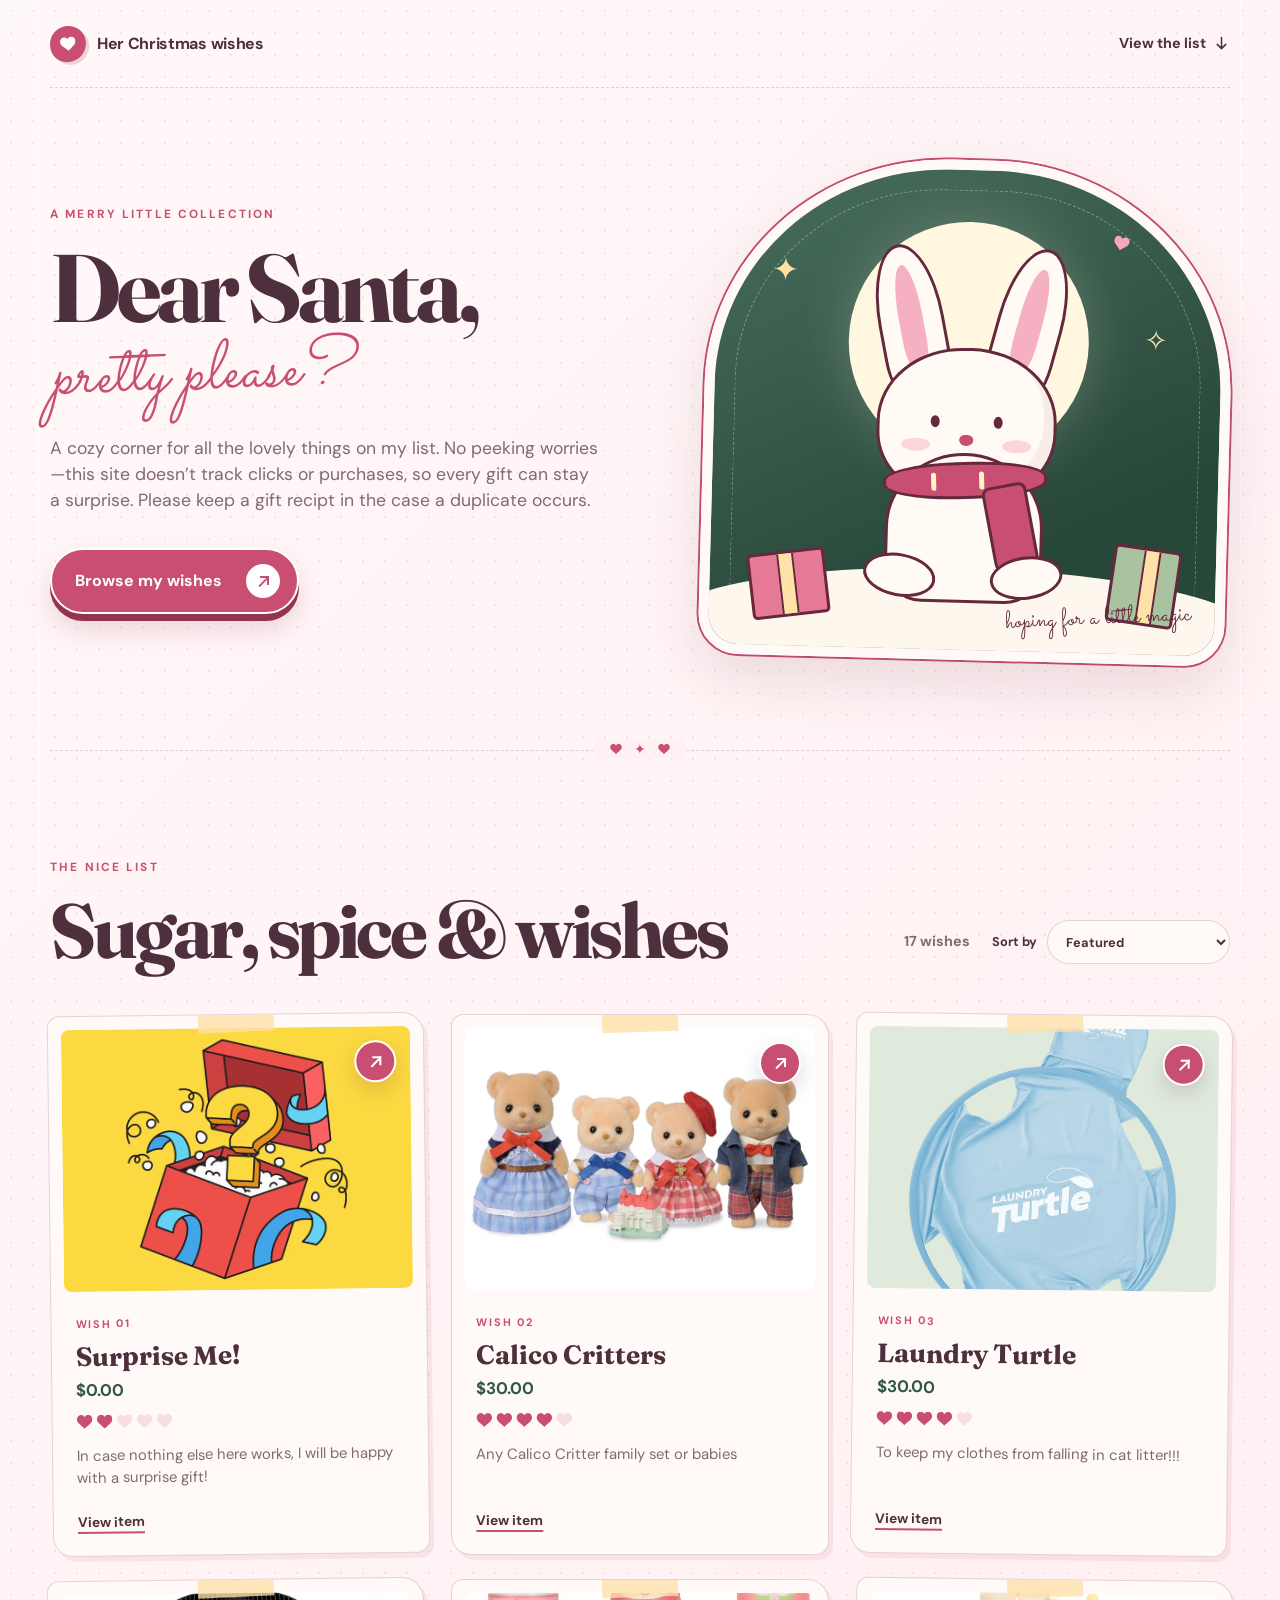
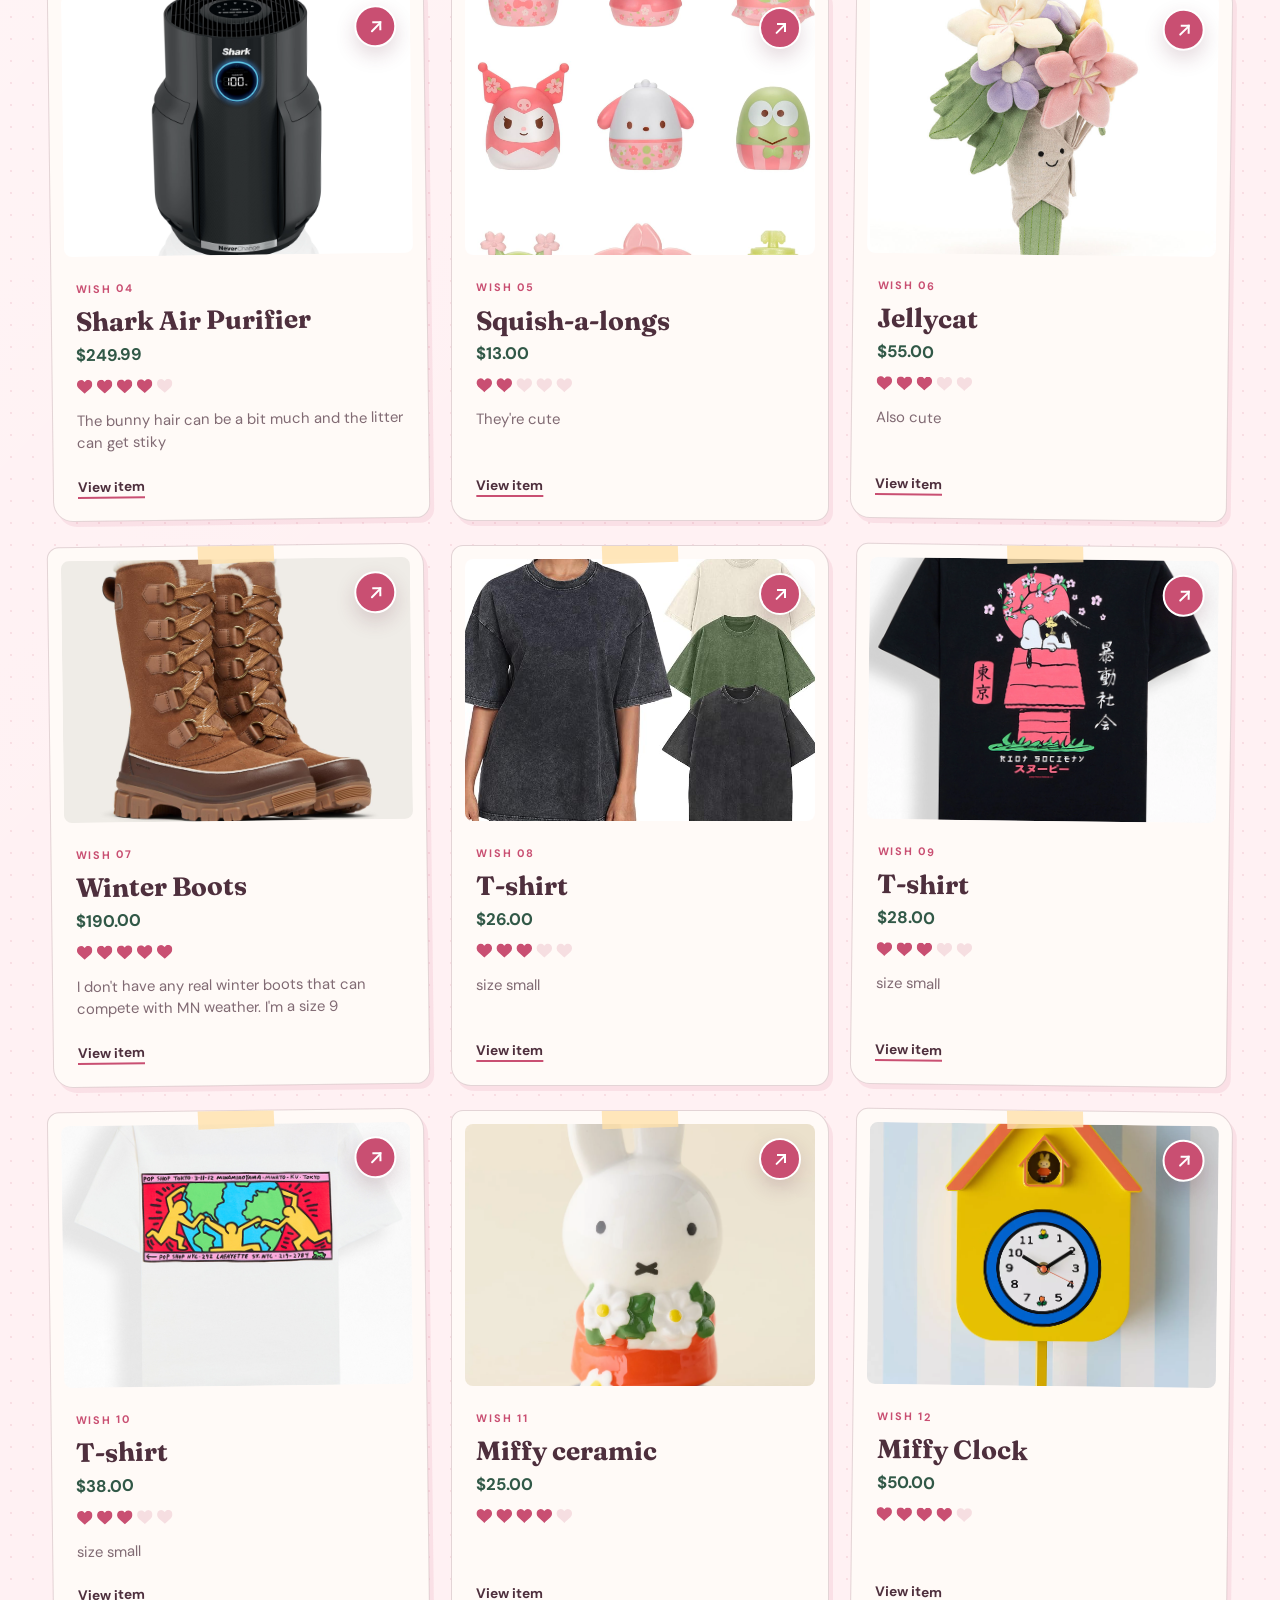
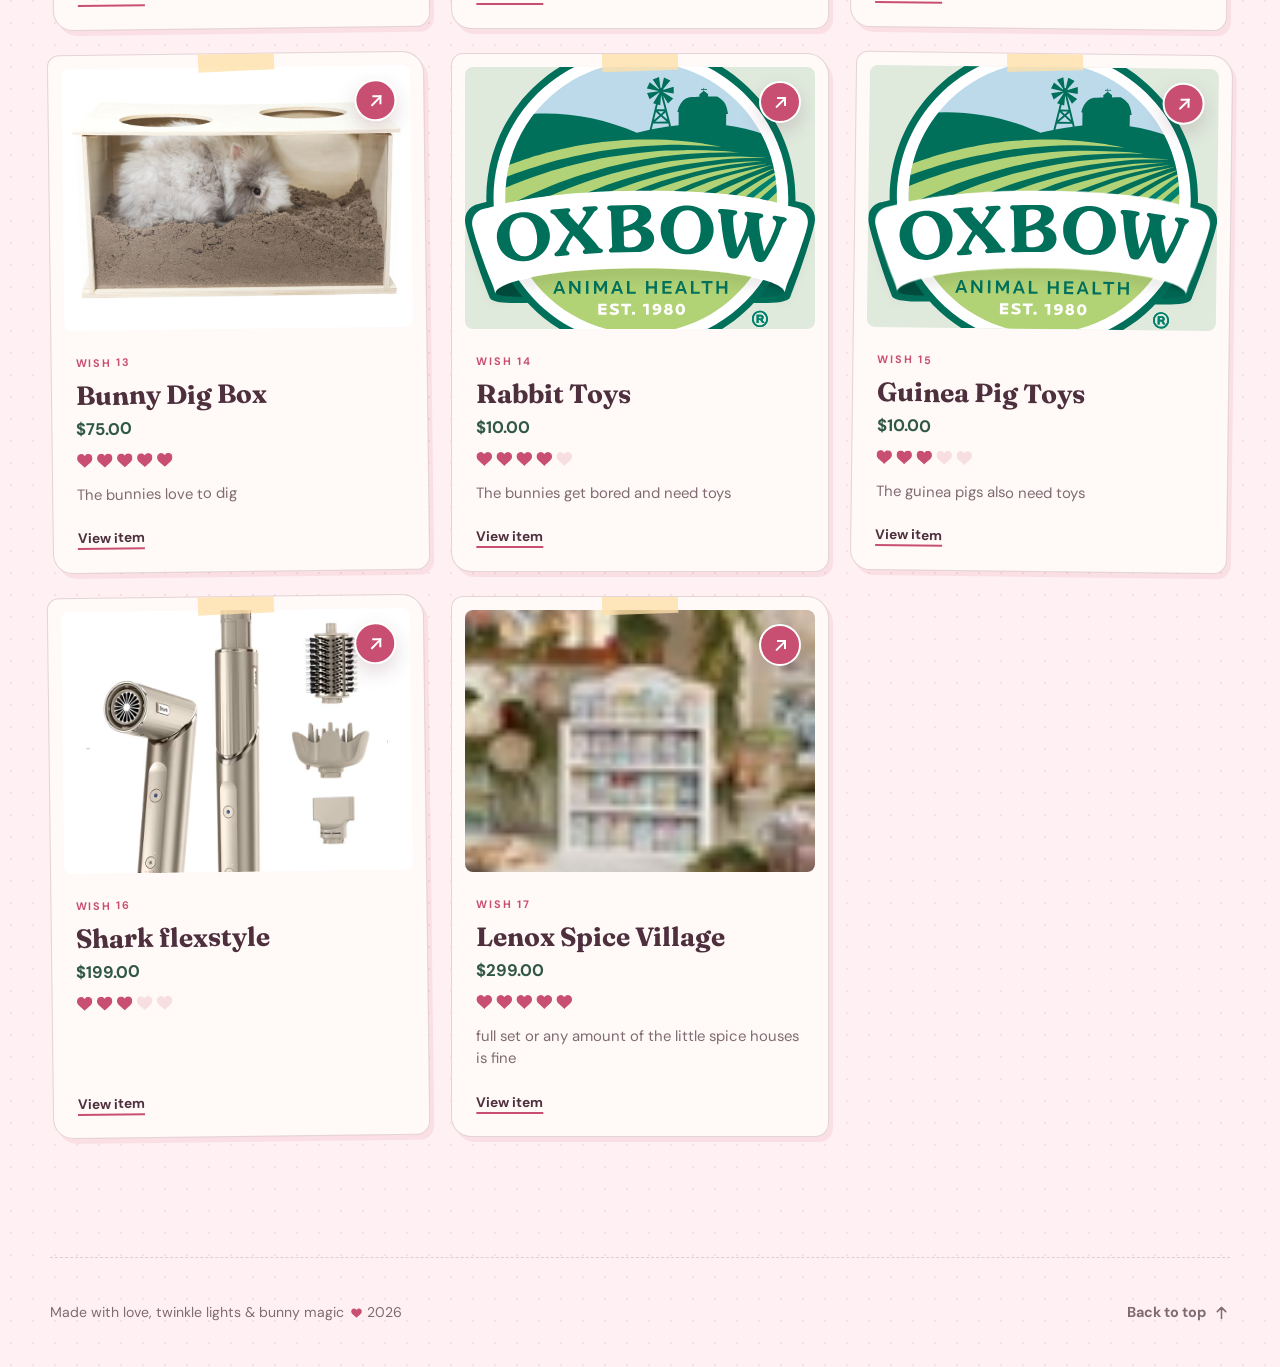
<file: index.html>
<!doctype html>
<html lang="en">
  <head>
    <meta charset="UTF-8" />
    <meta name="viewport" content="width=device-width, initial-scale=1.0" />
    <meta
      name="description"
      content="A festive, easy-to-browse Christmas wishlist."
    />
    <meta name="theme-color" content="#fff1f3" />
    <title>Her Christmas Wishlist</title>
    <link rel="preconnect" href="https://fonts.googleapis.com" />
    <link rel="preconnect" href="https://fonts.gstatic.com" crossorigin />
    <link
      href="https://fonts.googleapis.com/css2?family=DM+Sans:wght@400;500;600;700&family=Fraunces:opsz,wght@9..144,600;9..144,700&family=Sacramento&display=swap"
      rel="stylesheet"
    />
    <link rel="stylesheet" href="styles.css" />
  </head>
  <body>
    <div class="snowfall" aria-hidden="true"></div>
    <header class="site-header">
      <a class="brand" href="#top" aria-label="Back to the top">
        <span class="brand-mark" aria-hidden="true"><i class="css-heart"></i></span>
        <span>Her Christmas wishes</span>
      </a>
      <a class="header-link" href="#wishlist">
        View the list
        <svg class="inline-icon" aria-hidden="true" viewBox="0 0 20 20" fill="none">
          <path d="M10 3v13m0 0 5-5m-5 5-5-5" />
        </svg>
      </a>
    </header>

    <main id="top">
      <section class="hero" aria-labelledby="page-title">
        <div class="hero-copy">
          <p class="eyebrow">A merry little collection</p>
          <h1 id="page-title">Dear Santa, <em>pretty please?</em></h1>
          <p class="intro">
            A cozy corner for all the lovely things on my list. No peeking worries—this site doesn’t track clicks or purchases, so every gift can stay a surprise. Please keep a gift recipt in the case a duplicate occurs.
          </p>
          <a class="primary-button" href="#wishlist">
            Browse my wishes
            <span aria-hidden="true"><i class="css-arrow"></i></span>
          </a>
        </div>

        <div class="hero-art" aria-hidden="true">
          <span class="doodle sparkle-one">✦</span>
          <span class="doodle sparkle-two">✧</span>
          <i class="doodle heart-one css-heart"></i>
          <div class="moon"></div>
          <div class="bunny">
            <div class="ear ear-left"><i></i></div>
            <div class="ear ear-right"><i></i></div>
            <div class="bunny-head">
              <span class="eye eye-left"></span><span class="eye eye-right"></span>
              <span class="bunny-nose"></span>
              <span class="cheek cheek-left"></span><span class="cheek cheek-right"></span>
            </div>
            <div class="bunny-body"><span class="scarf"></span><span class="scarf-tail"></span></div>
            <span class="bunny-paw paw-left"></span><span class="bunny-paw paw-right"></span>
          </div>
          <div class="mini-gift gift-one"><span></span></div>
          <div class="mini-gift gift-two"><span></span></div>
          <div class="snow-bank"></div>
          <div class="art-caption">hoping for a little magic</div>
        </div>
      </section>

      <section class="wishlist-section" id="wishlist" aria-labelledby="wishlist-heading">
        <div class="section-flourish" aria-hidden="true">
          <i class="css-heart"></i><span>✦</span><i class="css-heart"></i>
        </div>
        <div class="section-heading">
          <div>
            <p class="eyebrow">The nice list</p>
            <h2 id="wishlist-heading">Sugar, spice &amp; wishes</h2>
          </div>
          <div class="wishlist-tools">
            <p id="item-count" class="item-count" aria-live="polite"></p>
            <label class="sort-control" for="price-sort">
              <span>Sort by</span>
              <select id="price-sort">
                <option value="default">Featured</option>
                <option value="low-high">Price: low to high</option>
                <option value="high-low">Price: high to low</option>
              </select>
            </label>
          </div>
        </div>

        <div id="wishlist-grid" class="wishlist-grid"></div>

        <div id="empty-state" class="empty-state" hidden>
          <span aria-hidden="true">🎁</span>
          <h3>The list is waiting for a little Christmas magic.</h3>
          <p>Add your first item in <code>wishlist.js</code>.</p>
        </div>
      </section>

    </main>

    <footer>
      <p>Made with love, twinkle lights &amp; bunny magic <i class="css-heart footer-heart" aria-hidden="true"></i> <span id="year"></span></p>
      <a class="back-to-top" href="#top">
        Back to top
        <svg class="inline-icon" aria-hidden="true" viewBox="0 0 20 20" fill="none">
          <path d="M10 17V4m0 0-5 5m5-5 5 5" />
        </svg>
      </a>
    </footer>

    <script src="wishlist.js"></script>
    <script src="script.js"></script>
  </body>
</html>
</file>
<file: styles.css>
:root { --blush:#fff1f3; --paper:#fffaf7; --rose:#c94f72; --berry:#94344f; --wine:#65283c; --pine:#315847; --mint:#dfeadd; --gold:#d7a74a; --ink:#4e2f3d; --muted:#806a73; --line:rgba(101,40,60,.18); --shadow:0 24px 60px rgba(101,40,60,.13); }
* { box-sizing:border-box; }
html { scroll-behavior:smooth; }
body { margin:0; color:var(--ink); background-color:var(--blush); background-image:radial-gradient(rgba(201,79,114,.12) 1px,transparent 1px),linear-gradient(135deg,rgba(255,255,255,.5),transparent 45%); background-size:22px 22px,100% 100%; font-family:"DM Sans",sans-serif; line-height:1.5; }
body::before { content:""; position:fixed; inset:0; z-index:-1; pointer-events:none; background:linear-gradient(90deg,transparent 0 3%,rgba(255,255,255,.45) 3% 3.15%,transparent 3.15% 96.85%,rgba(255,255,255,.45) 96.85% 97%,transparent 97%); }
a { color:inherit; }
.snowfall { position:fixed; inset:0; z-index:20; overflow:hidden; pointer-events:none; }
.snowfall i { position:absolute; top:-16px; left:0; width:var(--size); height:var(--size); background:white; border-radius:50%; opacity:var(--opacity); box-shadow:0 0 4px rgba(255,255,255,.8); animation:snowfall var(--duration) linear var(--delay) infinite; transform:translate3d(var(--x),-20px,0); }
@keyframes snowfall {
  0% { transform:translate3d(var(--x),-20px,0) rotate(0deg); }
  50% { transform:translate3d(calc(var(--x) + var(--drift)),50vh,0) rotate(180deg); }
  100% { transform:translate3d(var(--x),105vh,0) rotate(360deg); }
}
.site-header,main,footer { width:min(1180px,calc(100% - 40px)); margin-inline:auto; }
.site-header { min-height:88px; display:flex; align-items:center; justify-content:space-between; border-bottom:1px dashed var(--line); }
.brand,.header-link,footer a { text-decoration:none; font-weight:700; }
.brand { display:inline-flex; align-items:center; gap:11px; letter-spacing:-.02em; }
.brand-mark { display:grid; place-items:center; width:36px; height:36px; color:white; background:var(--rose); border-radius:50% 48% 52% 46%; transform:rotate(-6deg); box-shadow:3px 3px 0 rgba(148,52,79,.18); }
.css-heart { display:block; width:16px; height:15px; background:currentColor; clip-path:polygon(50% 96%,43% 88%,12% 59%,5% 48%,2% 36%,3% 24%,8% 13%,17% 6%,28% 3%,39% 6%,50% 17%,61% 6%,72% 3%,83% 6%,92% 13%,97% 24%,98% 36%,95% 48%,88% 59%,57% 88%); }
.header-link,footer a { font-size:.9rem; }
.header-link,.back-to-top { display:inline-flex; align-items:center; gap:7px; }
.inline-icon { width:17px; height:17px; }
.inline-icon path { stroke:currentColor; stroke-width:1.8; stroke-linecap:round; stroke-linejoin:round; }
.header-link:hover,footer a:hover { color:var(--rose); }
.hero { min-height:650px; display:grid; grid-template-columns:1.05fr .95fr; align-items:center; gap:72px; padding:72px 0 90px; }
.hero-copy { max-width:680px; }
.eyebrow { margin:0 0 16px; color:var(--rose); font-size:.74rem; font-weight:700; letter-spacing:.18em; text-transform:uppercase; }
h1,h2,h3,p { margin-top:0; }
h1,h2 { font-family:"Fraunces",serif; letter-spacing:-.045em; line-height:.98; }
h1 { max-width:720px; margin-bottom:28px; font-size:clamp(4.2rem,7.5vw,7.2rem); font-weight:700; }
h1 em { display:block; color:var(--rose); font-family:"Sacramento",cursive; font-size:.72em; font-weight:400; letter-spacing:0; line-height:1.05; transform:rotate(-2deg); }
.intro { max-width:550px; margin-bottom:34px; color:var(--muted); font-size:1.1rem; }
.primary-button { display:inline-flex; align-items:center; gap:24px; padding:14px 17px 14px 23px; color:white; background:var(--rose); border:2px solid white; border-radius:999px; font-weight:700; text-decoration:none; box-shadow:0 7px 0 var(--berry),0 15px 28px rgba(148,52,79,.18); transition:transform 180ms ease,box-shadow 180ms ease; }
.primary-button span { display:grid; place-items:center; width:34px; height:34px; color:var(--rose); background:white; border-radius:50%; }
.primary-button:hover { transform:translateY(-3px) rotate(-1deg); box-shadow:0 9px 0 var(--berry),0 18px 32px rgba(148,52,79,.2); }
.css-arrow { position:relative; display:block; width:18px; height:18px; color:inherit; }
.css-arrow::before { content:""; position:absolute; top:4px; right:3px; width:7px; height:7px; border-top:2px solid currentColor; border-right:2px solid currentColor; }
.css-arrow::after { content:""; position:absolute; top:9px; left:3px; width:13px; height:2px; background:currentColor; border-radius:99px; transform:rotate(-45deg); }
.hero-art { position:relative; min-height:500px; overflow:hidden; background:linear-gradient(155deg,#496e5d,#274739 75%); border:10px solid var(--paper); border-radius:46% 46% 40px 40px; box-shadow:var(--shadow),0 0 0 2px var(--rose); transform:rotate(1.5deg); }
.hero-art::before { content:""; position:absolute; inset:20px; border:1px dashed rgba(255,255,255,.34); border-radius:44% 44% 28px 28px; }
.moon { position:absolute; top:52px; left:50%; width:240px; height:240px; background:#fff7df; border-radius:50%; transform:translateX(-50%); box-shadow:0 0 55px rgba(255,247,223,.22); }
.doodle { position:absolute; z-index:5; color:#ffe3a5; }
.sparkle-one { top:80px; left:55px; font-size:32px; }
.sparkle-two { top:145px; right:55px; font-size:28px; }
.heart-one { top:62px; right:95px; width:16px; height:15px; color:#f8a6bd; transform:rotate(12deg); }
.bunny { position:absolute; z-index:3; bottom:47px; left:50%; width:250px; height:360px; transform:translateX(-50%); }
.ear { position:absolute; top:0; width:66px; height:155px; background:#fffaf4; border:3px solid var(--wine); border-radius:65% 65% 35% 35%; transform-origin:bottom; }
.ear i { position:absolute; inset:18px 18px 28px; background:#f5b1c2; border-radius:inherit; }
.ear-left { left:50px; transform:rotate(-12deg); }
.ear-right { right:50px; transform:rotate(14deg); }
.bunny-head { position:absolute; top:105px; left:35px; width:180px; height:154px; background:#fffaf4; border:3px solid var(--wine); border-radius:48% 48% 45% 45%; box-shadow:inset -10px -9px 0 rgba(238,219,213,.45); }
.eye { position:absolute; top:65px; width:9px; height:12px; background:var(--wine); border-radius:50%; }
.eye-left { left:51px; } .eye-right { right:51px; }
.bunny-nose { position:absolute; top:84px; left:50%; width:14px; height:11px; background:var(--rose); border-radius:50% 50% 60% 60%; transform:translateX(-50%); }
.bunny-nose::after { content:"〰"; position:absolute; top:5px; left:-9px; color:var(--wine); font-size:25px; }
.cheek { position:absolute; top:88px; width:29px; height:13px; background:rgba(245,145,173,.35); border-radius:50%; }
.cheek-left { left:22px; } .cheek-right { right:22px; }
.bunny-body { position:absolute; bottom:0; left:46px; width:158px; height:150px; background:#fffaf4; border:3px solid var(--wine); border-radius:50% 50% 24% 24%; }
.scarf { position:absolute; top:6px; left:-6px; width:164px; height:37px; background:var(--rose); border:3px solid var(--wine); border-radius:45%; transform:rotate(-3deg); }
.scarf::before,.scarf::after { content:""; position:absolute; top:7px; width:5px; height:18px; background:#fff2c7; border-radius:5px; }
.scarf::before { left:45px; } .scarf::after { left:93px; }
.scarf-tail { position:absolute; z-index:4; top:27px; right:6px; width:45px; height:95px; background:var(--rose); border:3px solid var(--wine); border-radius:8px 8px 20px 20px; transform:rotate(-12deg); }
.bunny-paw { position:absolute; z-index:5; bottom:5px; width:73px; height:43px; background:#fffaf4; border:3px solid var(--wine); border-radius:50%; }
.paw-left { left:25px; transform:rotate(9deg); } .paw-right { right:25px; transform:rotate(-9deg); }
.snow-bank { position:absolute; z-index:2; bottom:-48px; left:-10%; width:120%; height:130px; background:#fdf7ee; border-radius:50% 50% 0 0; }
.mini-gift { position:absolute; z-index:4; bottom:29px; width:78px; height:66px; border:3px solid var(--wine); border-radius:5px; }
.mini-gift span { position:absolute; left:27px; width:17px; height:100%; background:#ffe2aa; border-inline:2px solid var(--wine); }
.gift-one { left:40px; background:#e57996; transform:rotate(-8deg); }
.gift-two { right:38px; width:68px; height:78px; background:#a9c3a0; transform:rotate(7deg); }
.art-caption { position:absolute; z-index:7; right:24px; bottom:16px; color:var(--wine); font-family:"Sacramento",cursive; font-size:1.55rem; transform:rotate(-4deg); }
.wishlist-section { position:relative; padding:108px 0 120px; border-top:1px dashed var(--line); }
.section-flourish { position:absolute; top:-12px; left:50%; display:flex; align-items:center; gap:12px; padding:3px 15px; color:var(--rose); background:var(--blush); transform:translateX(-50%); }
.section-flourish .css-heart { width:12px; height:11px; }
.section-flourish span { font-size:14px; line-height:1; }
.section-heading { display:flex; align-items:end; justify-content:space-between; gap:30px; margin-bottom:46px; }
h2 { margin-bottom:0; font-size:clamp(2.8rem,6vw,5.2rem); }
.item-count { margin:0; color:var(--muted); font-size:.9rem; font-weight:700; }
.wishlist-tools { display:flex; align-items:center; gap:22px; margin-bottom:4px; }
.sort-control { display:flex; align-items:center; gap:10px; font-size:.8rem; font-weight:700; }
.sort-control select { min-height:44px; padding:0 38px 0 14px; color:var(--ink); background:var(--paper); border:1px solid var(--line); border-radius:999px; font:inherit; cursor:pointer; }
.sort-control select:focus-visible { outline:3px solid rgba(201,79,114,.25); outline-offset:2px; }
.wishlist-grid { display:grid; grid-template-columns:repeat(3,1fr); gap:24px; }
.wish-card { min-width:0; }
.wish-card:nth-child(3n+1) { transform:rotate(-.7deg); }
.wish-card:nth-child(3n+3) { transform:rotate(.7deg); }
.card-link { position:relative; height:100%; display:flex; flex-direction:column; overflow:hidden; background:var(--paper); border:1px solid var(--line); border-radius:12px 22px 14px 20px; text-decoration:none; box-shadow:4px 5px 0 rgba(201,79,114,.1); transition:transform 220ms ease,box-shadow 220ms ease; }
.card-link::before { content:""; position:absolute; z-index:3; top:-5px; left:50%; width:76px; height:22px; background:rgba(255,225,170,.78); transform:translateX(-50%) rotate(-2deg); }
.card-link:hover { transform:translateY(-7px) rotate(.5deg); box-shadow:var(--shadow); }
.image-wrap { position:relative; aspect-ratio:4/3; overflow:hidden; margin:13px 13px 0; background:var(--mint); border-radius:8px; }
.image-wrap img { width:100%; height:100%; display:block; object-fit:cover; transition:transform 400ms ease; }
.card-link:hover img { transform:scale(1.035); }
.image-error::after { content:"Image coming soon"; position:absolute; inset:0; display:grid; place-items:center; color:var(--pine); font-weight:700; }
.card-arrow { position:absolute; top:14px; right:14px; display:grid; place-items:center; width:42px; height:42px; color:white; background:var(--rose); border:2px solid white; border-radius:50%; box-shadow:0 8px 20px rgba(101,40,60,.18); }
.card-content { flex:1; display:flex; flex-direction:column; padding:24px; }
.card-label { margin-bottom:10px; color:var(--rose); font-size:.68rem; font-weight:700; letter-spacing:.16em; text-transform:uppercase; }
.card-content h3 { margin-bottom:6px; font-family:"Fraunces",serif; font-size:1.65rem; line-height:1.12; }
.card-price { margin-bottom:10px; color:var(--pine); font-size:1.05rem; font-weight:700; }
.card-rating { display:flex; align-items:center; gap:4px; min-height:18px; margin-bottom:14px; }
.rating-star { width:16px; height:15px; flex:0 0 auto; background:rgba(201,79,114,.16); clip-path:polygon(50% 96%,43% 88%,12% 59%,5% 48%,2% 36%,3% 24%,8% 13%,17% 6%,28% 3%,39% 6%,50% 17%,61% 6%,72% 3%,83% 6%,92% 13%,97% 24%,98% 36%,95% 48%,88% 59%,57% 88%); }
.rating-star.is-filled { background:var(--rose); }
.card-note { margin-bottom:22px; color:var(--muted); font-size:.93rem; }
.shop-text { margin-top:auto; font-size:.86rem; font-weight:700; text-decoration:underline; text-decoration-color:var(--rose); text-decoration-thickness:2px; text-underline-offset:5px; }
.empty-state { padding:70px 24px; text-align:center; background:var(--paper); border:2px dashed var(--line); border-radius:18px; }
.empty-state span { display:block; margin-bottom:16px; font-size:2.5rem; }
.empty-state h3 { margin-bottom:8px; font-family:"Fraunces",serif; font-size:1.7rem; }
.empty-state p { margin-bottom:0; color:var(--muted); }
footer { min-height:110px; display:flex; align-items:center; justify-content:space-between; border-top:1px dashed var(--line); color:var(--muted); font-size:.88rem; }
footer p { margin:0; }
.footer-heart { display:inline-block; width:11px; height:10px; margin-inline:3px 1px; color:var(--rose); vertical-align:-1px; }
@media (max-width:900px) { .hero { grid-template-columns:1fr; gap:50px; padding-top:60px; } .hero-art { width:min(560px,100%); min-height:480px; margin-inline:auto; } .wishlist-grid { grid-template-columns:repeat(2,1fr); } }
@media (max-width:620px) { .site-header,main,footer { width:min(100% - 28px,1180px); } .site-header { min-height:68px; } .header-link { display:none; } .hero { min-height:auto; gap:40px; padding:46px 0 65px; } h1 { margin-bottom:22px; font-size:clamp(3.5rem,17vw,5rem); } .intro { margin-bottom:27px; font-size:1rem; } .hero-art { min-height:405px; border-width:7px; } .bunny { bottom:27px; transform:translateX(-50%) scale(.82); transform-origin:bottom; } .moon { width:200px; height:200px; } .mini-gift { bottom:20px; transform:scale(.8) rotate(-8deg); } .gift-two { transform:scale(.8) rotate(7deg); } .art-caption { font-size:1.25rem; } .wishlist-section { padding:72px 0 78px; } .section-heading { display:block; margin-bottom:30px; } .wishlist-tools { align-items:stretch; flex-direction:column; gap:14px; margin-top:20px; } .sort-control { justify-content:space-between; width:100%; padding:8px 8px 8px 16px; background:rgba(255,250,247,.7); border:1px solid var(--line); border-radius:14px; } .sort-control select { max-width:69%; background-color:var(--paper); border:0; } .wishlist-grid { grid-template-columns:1fr; gap:24px; } .wish-card { transform:none!important; } footer { min-height:130px; flex-direction:column; justify-content:center; gap:10px; text-align:center; } }
@media (prefers-reduced-motion:reduce) { html { scroll-behavior:auto; } *,*::before,*::after { transition-duration:.01ms!important; } }
</file>
